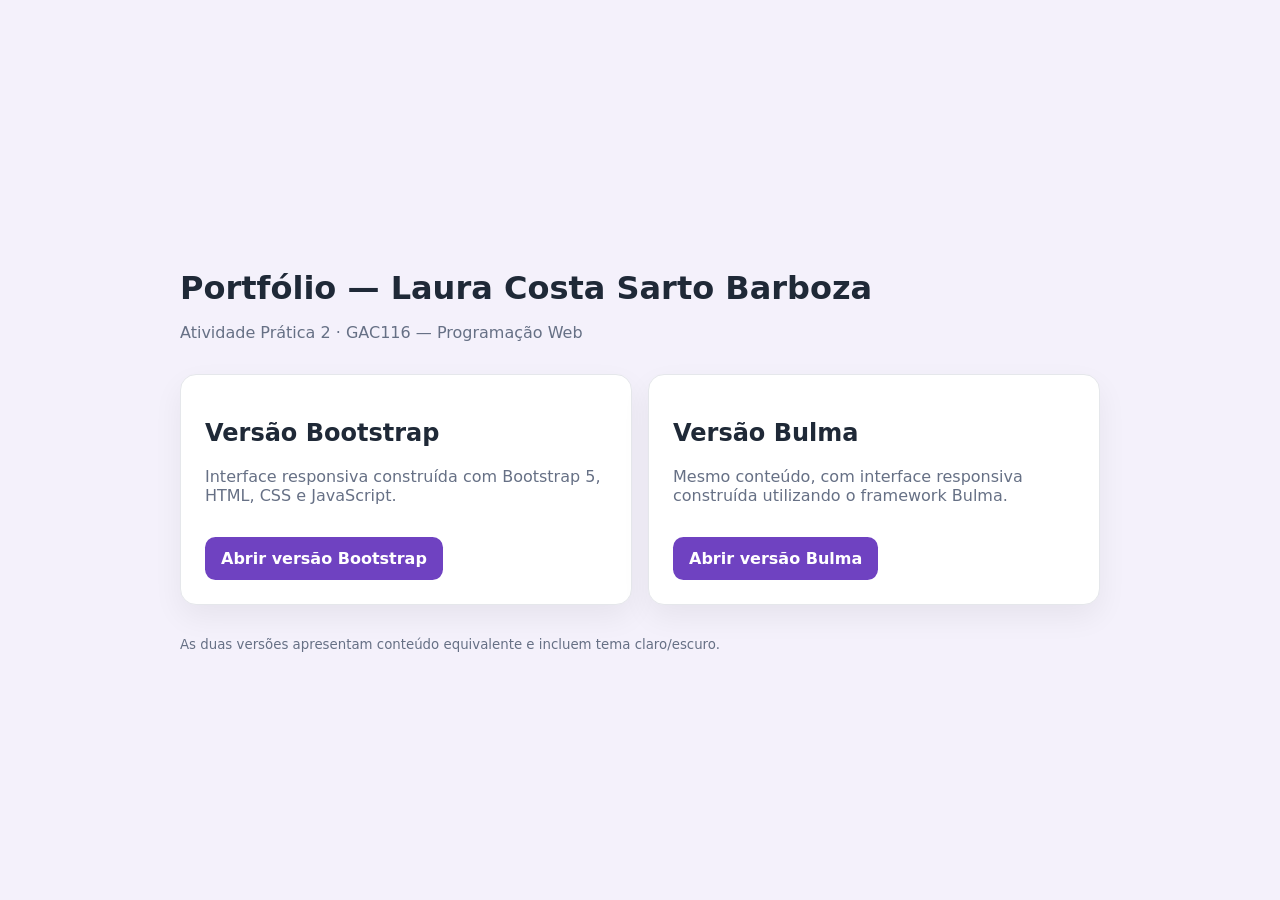
<file: index.html>
<!doctype html>
<html lang="pt-BR">
<head>
  <meta charset="utf-8">
  <meta name="viewport" content="width=device-width, initial-scale=1">
  <title>Página Pessoal | Laura Costa Sarto Barboza</title>
  <style>
    :root { color-scheme: light dark; font-family: system-ui, -apple-system, BlinkMacSystemFont, "Segoe UI", sans-serif; }
    body { margin: 0; min-height: 100vh; display: grid; place-items: center; background: #f4f1fb; color: #1f2937; }
    main { width: min(920px, calc(100% - 2rem)); }
    h1 { margin-bottom: .5rem; }
    p { color: #667085; }
    .grid { display: grid; grid-template-columns: repeat(auto-fit, minmax(260px, 1fr)); gap: 1rem; margin-top: 2rem; }
    .card { background: white; padding: 1.5rem; border-radius: 1rem; border: 1px solid #e5e7eb; box-shadow: 0 12px 30px rgba(0,0,0,.06); }
    a { display: inline-block; margin-top: 1rem; background: #6f42c1; color: white; text-decoration: none; padding: .75rem 1rem; border-radius: .65rem; font-weight: 700; }
    small { display: block; margin-top: 2rem; color: #667085; }
    @media (prefers-color-scheme: dark) {
      body { background: #111827; color: #f3f4f6; }
      p, small { color: #b6c0cf; }
      .card { background: #1f2937; border-color: #374151; }
    }
  </style>
</head>
<body>
  <main>
    <h1>Portfólio — Laura Costa Sarto Barboza</h1>
    <p>Atividade Prática 2 · GAC116 — Programação Web</p>

    <div class="grid">
      <section class="card">
        <h2>Versão Bootstrap</h2>
        <p>Interface responsiva construída com Bootstrap 5, HTML, CSS e JavaScript.</p>
        <a href="bootstrap/index.html">Abrir versão Bootstrap</a>
      </section>

      <section class="card">
        <h2>Versão Bulma</h2>
        <p>Mesmo conteúdo, com interface responsiva construída utilizando o framework Bulma.</p>
        <a href="bulma/index.html">Abrir versão Bulma</a>
      </section>
    </div>

    <small>As duas versões apresentam conteúdo equivalente e incluem tema claro/escuro.</small>
  </main>
</body>
</html>
</file>
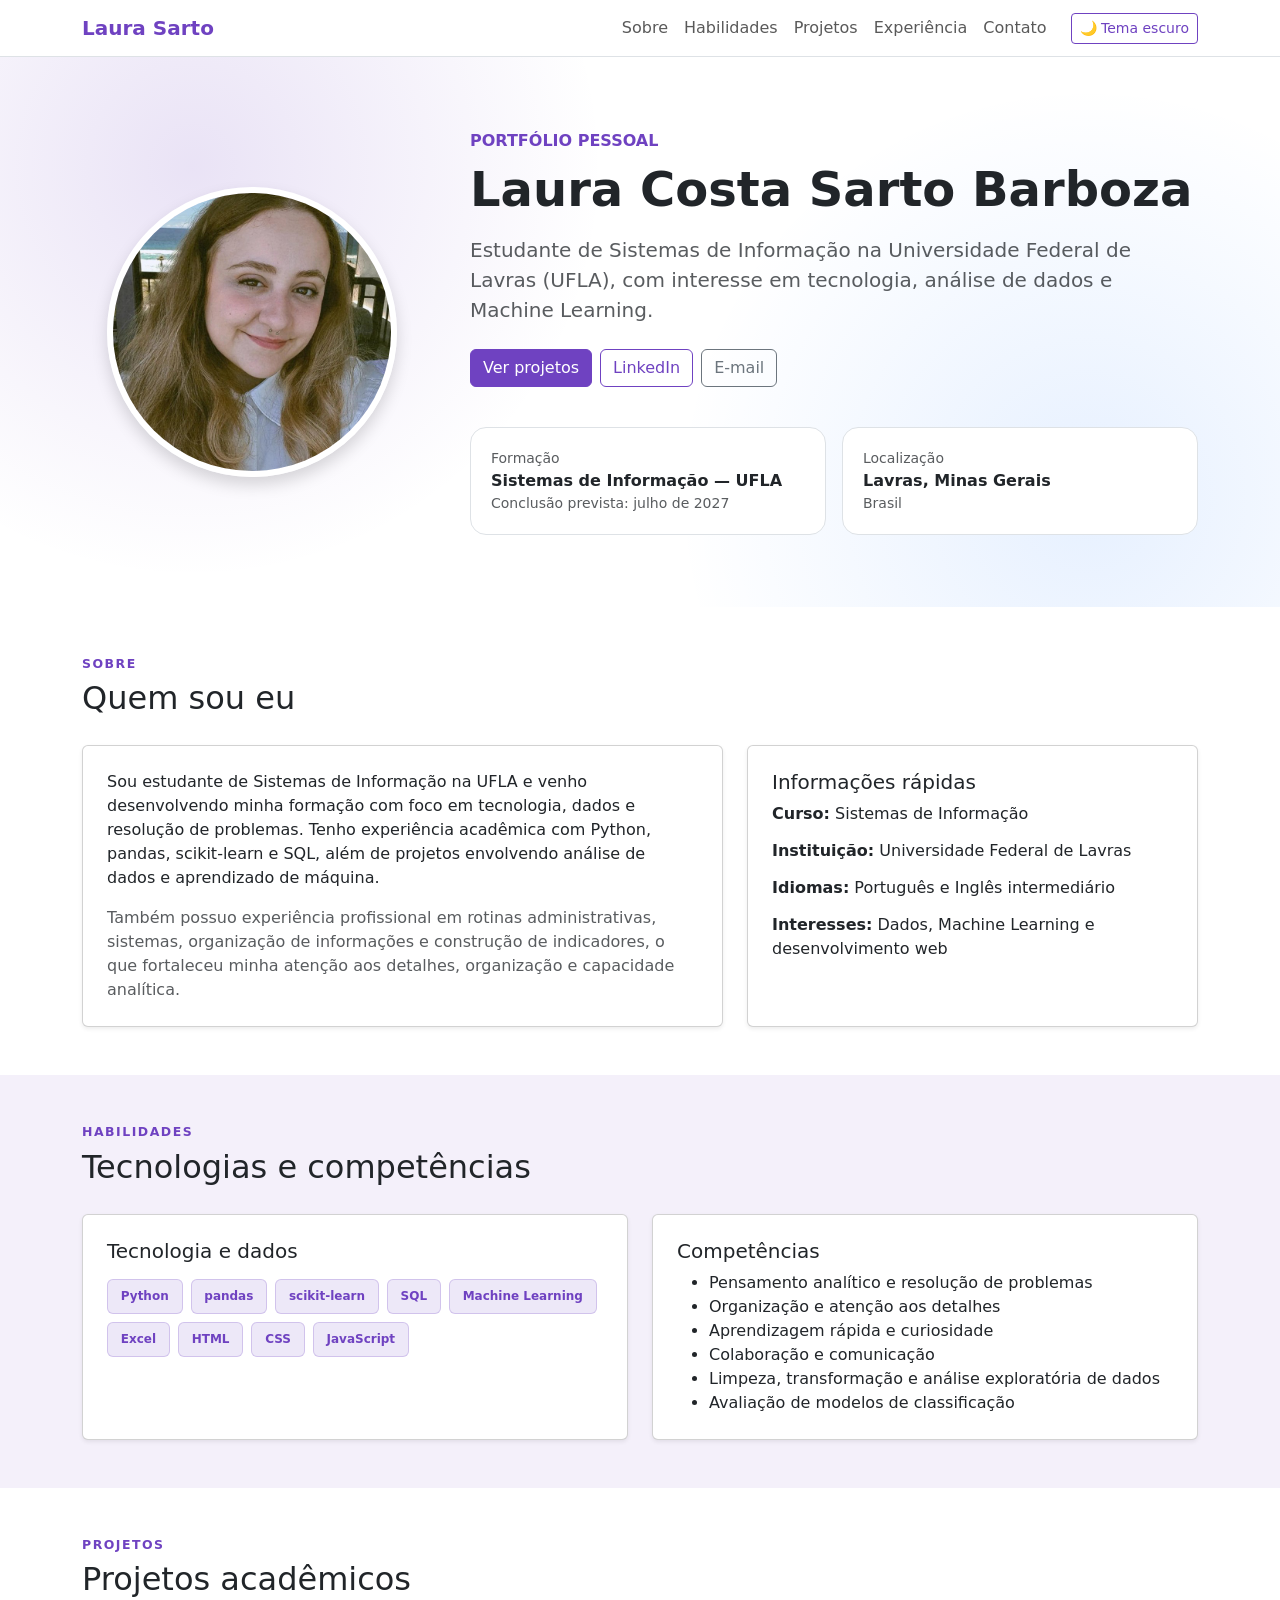
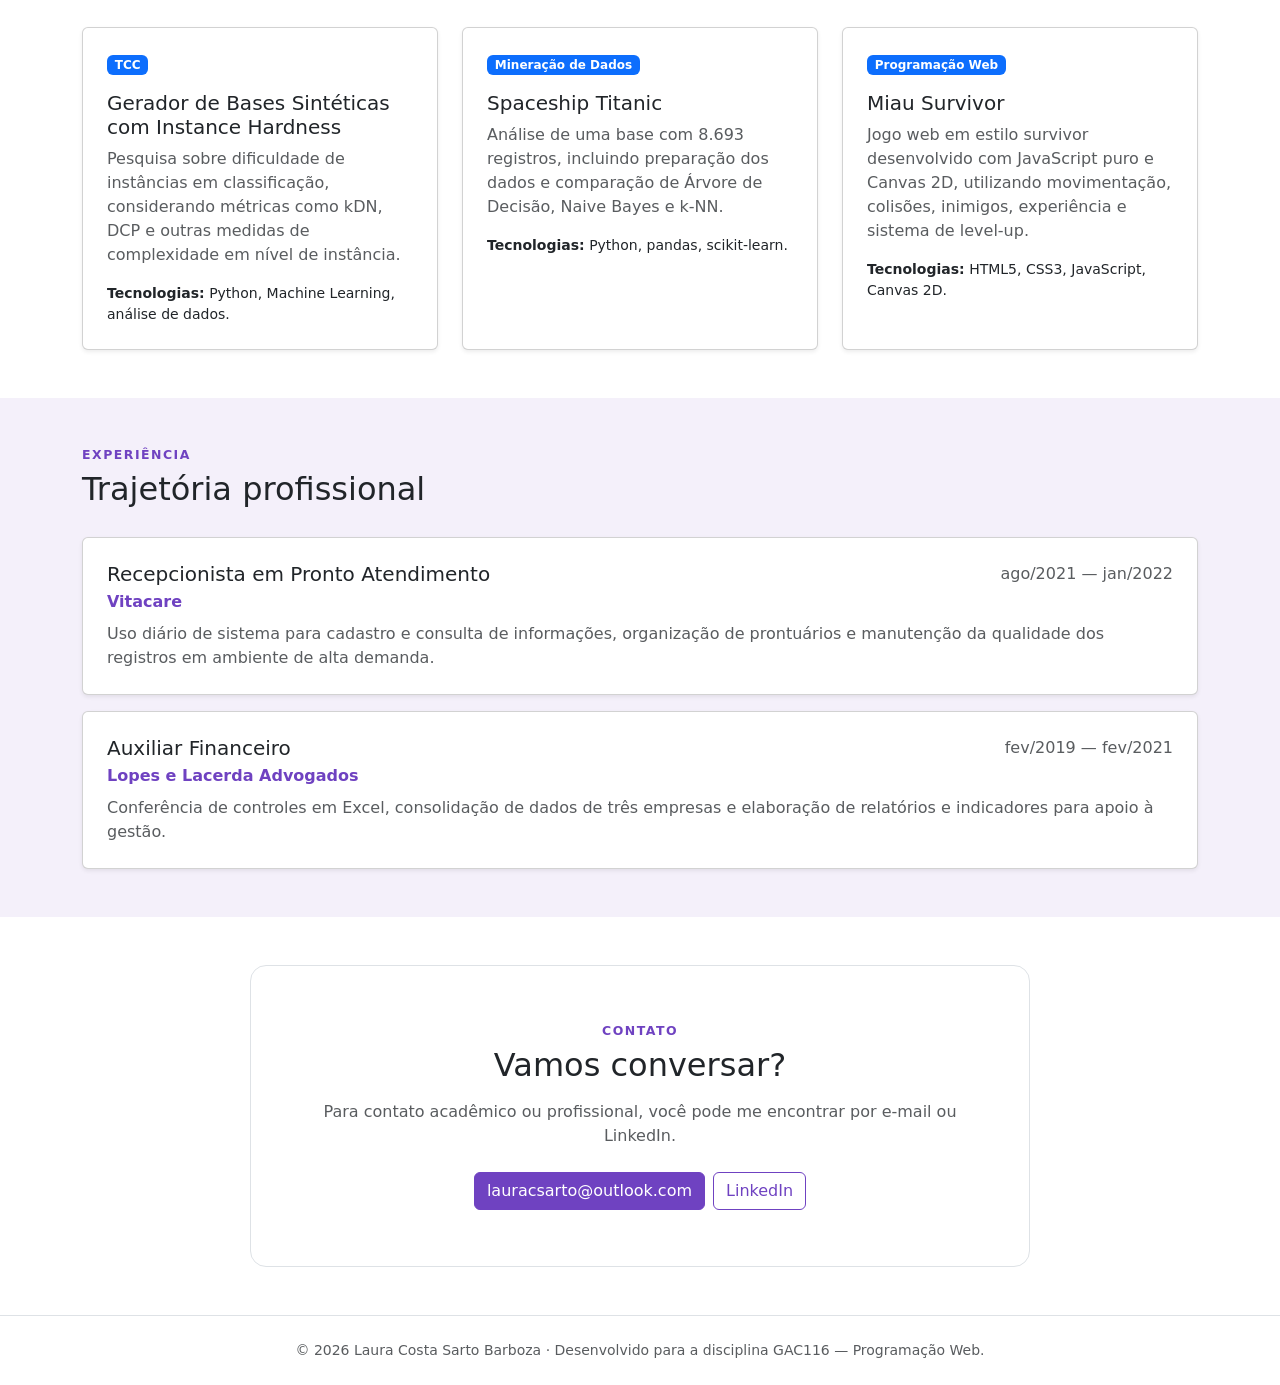
<file: bootstrap/index.html>
<!doctype html>
<html lang="pt-BR" data-bs-theme="light">
<head>
  <meta charset="utf-8">
  <meta name="viewport" content="width=device-width, initial-scale=1">
  <meta name="description" content="Portfólio acadêmico de Laura Costa Sarto Barboza, estudante de Sistemas de Informação na UFLA.">
  <title>Laura Costa Sarto Barboza | Portfólio</title>

  <link href="https://cdn.jsdelivr.net/npm/bootstrap@5.3.3/dist/css/bootstrap.min.css" rel="stylesheet">
  <link rel="stylesheet" href="assets/css/styles.css">
</head>
<body>
  <nav class="navbar navbar-expand-lg bg-body border-bottom sticky-top">
    <div class="container">
      <a class="navbar-brand fw-bold" href="#inicio">Laura Sarto</a>

      <button class="navbar-toggler" type="button" data-bs-toggle="collapse" data-bs-target="#menu"
              aria-controls="menu" aria-expanded="false" aria-label="Abrir menu">
        <span class="navbar-toggler-icon"></span>
      </button>

      <div class="collapse navbar-collapse" id="menu">
        <ul class="navbar-nav ms-auto me-lg-3">
          <li class="nav-item"><a class="nav-link" href="#sobre">Sobre</a></li>
          <li class="nav-item"><a class="nav-link" href="#habilidades">Habilidades</a></li>
          <li class="nav-item"><a class="nav-link" href="#projetos">Projetos</a></li>
          <li class="nav-item"><a class="nav-link" href="#experiencia">Experiência</a></li>
          <li class="nav-item"><a class="nav-link" href="#contato">Contato</a></li>
        </ul>
        <button id="themeToggle" class="btn btn-outline-primary btn-sm" type="button" aria-label="Alternar tema">
          🌙 Tema escuro
        </button>
      </div>
    </div>
  </nav>

  <header id="inicio" class="hero py-5">
    <div class="container py-lg-4">
      <div class="row align-items-center g-5">
        <div class="col-12 col-lg-4 text-center">
          <img src="assets/img/perfil.jpg" class="profile-image shadow" alt="Foto de Laura Costa Sarto Barboza">
        </div>

        <div class="col-12 col-lg-8">
          <p class="text-primary fw-semibold mb-2">PORTFÓLIO PESSOAL</p>
          <h1 class="display-5 fw-bold mb-3">Laura Costa Sarto Barboza</h1>
          <p class="lead text-body-secondary">
            Estudante de Sistemas de Informação na Universidade Federal de Lavras (UFLA),
            com interesse em tecnologia, análise de dados e Machine Learning.
          </p>

          <div class="d-flex flex-wrap gap-2 mt-4">
            <a class="btn btn-primary" href="#projetos">Ver projetos</a>
            <a class="btn btn-outline-primary" href="https://www.linkedin.com/in/laura-sarto-9609632b3/"
               target="_blank" rel="noreferrer">LinkedIn</a>
            <a class="btn btn-outline-secondary" href="mailto:lauracsarto@outlook.com">E-mail</a>
          </div>

          <div class="row g-3 mt-4">
            <div class="col-12 col-md-6">
              <div class="quick-card h-100">
                <span class="small text-body-secondary d-block">Formação</span>
                <strong>Sistemas de Informação — UFLA</strong>
                <div class="small text-body-secondary">Conclusão prevista: julho de 2027</div>
              </div>
            </div>
            <div class="col-12 col-md-6">
              <div class="quick-card h-100">
                <span class="small text-body-secondary d-block">Localização</span>
                <strong>Lavras, Minas Gerais</strong>
                <div class="small text-body-secondary">Brasil</div>
              </div>
            </div>
          </div>
        </div>
      </div>
    </div>
  </header>

  <main>
    <section id="sobre" class="py-5">
      <div class="container">
        <div class="section-heading">
          <p class="eyebrow">SOBRE</p>
          <h2>Quem sou eu</h2>
        </div>

        <div class="row g-4">
          <div class="col-12 col-lg-7">
            <div class="card shadow-sm h-100">
              <div class="card-body p-4">
                <p>
                  Sou estudante de Sistemas de Informação na UFLA e venho desenvolvendo minha formação
                  com foco em tecnologia, dados e resolução de problemas. Tenho experiência acadêmica
                  com Python, pandas, scikit-learn e SQL, além de projetos envolvendo análise de dados
                  e aprendizado de máquina.
                </p>
                <p class="mb-0 text-body-secondary">
                  Também possuo experiência profissional em rotinas administrativas, sistemas,
                  organização de informações e construção de indicadores, o que fortaleceu minha
                  atenção aos detalhes, organização e capacidade analítica.
                </p>
              </div>
            </div>
          </div>

          <div class="col-12 col-lg-5">
            <div class="card shadow-sm h-100">
              <div class="card-body p-4">
                <h3 class="h5">Informações rápidas</h3>
                <ul class="list-unstyled mb-0 info-list">
                  <li><strong>Curso:</strong> Sistemas de Informação</li>
                  <li><strong>Instituição:</strong> Universidade Federal de Lavras</li>
                  <li><strong>Idiomas:</strong> Português e Inglês intermediário</li>
                  <li><strong>Interesses:</strong> Dados, Machine Learning e desenvolvimento web</li>
                </ul>
              </div>
            </div>
          </div>
        </div>
      </div>
    </section>

    <section id="habilidades" class="py-5 section-soft">
      <div class="container">
        <div class="section-heading">
          <p class="eyebrow">HABILIDADES</p>
          <h2>Tecnologias e competências</h2>
        </div>

        <div class="row g-4">
          <div class="col-12 col-md-6">
            <div class="card shadow-sm h-100">
              <div class="card-body p-4">
                <h3 class="h5">Tecnologia e dados</h3>
                <div class="d-flex flex-wrap gap-2 mt-3">
                  <span class="badge skill-badge">Python</span>
                  <span class="badge skill-badge">pandas</span>
                  <span class="badge skill-badge">scikit-learn</span>
                  <span class="badge skill-badge">SQL</span>
                  <span class="badge skill-badge">Machine Learning</span>
                  <span class="badge skill-badge">Excel</span>
                  <span class="badge skill-badge">HTML</span>
                  <span class="badge skill-badge">CSS</span>
                  <span class="badge skill-badge">JavaScript</span>
                </div>
              </div>
            </div>
          </div>

          <div class="col-12 col-md-6">
            <div class="card shadow-sm h-100">
              <div class="card-body p-4">
                <h3 class="h5">Competências</h3>
                <ul class="mb-0">
                  <li>Pensamento analítico e resolução de problemas</li>
                  <li>Organização e atenção aos detalhes</li>
                  <li>Aprendizagem rápida e curiosidade</li>
                  <li>Colaboração e comunicação</li>
                  <li>Limpeza, transformação e análise exploratória de dados</li>
                  <li>Avaliação de modelos de classificação</li>
                </ul>
              </div>
            </div>
          </div>
        </div>
      </div>
    </section>

    <section id="projetos" class="py-5">
      <div class="container">
        <div class="section-heading">
          <p class="eyebrow">PROJETOS</p>
          <h2>Projetos acadêmicos</h2>
        </div>

        <div class="row g-4">
          <div class="col-12 col-lg-4">
            <article class="card project-card shadow-sm h-100">
              <div class="card-body p-4">
                <span class="badge text-bg-primary mb-3">TCC</span>
                <h3 class="h5">Gerador de Bases Sintéticas com Instance Hardness</h3>
                <p class="text-body-secondary">
                  Pesquisa sobre dificuldade de instâncias em classificação, considerando métricas
                  como kDN, DCP e outras medidas de complexidade em nível de instância.
                </p>
                <p class="small mb-0"><strong>Tecnologias:</strong> Python, Machine Learning, análise de dados.</p>
              </div>
            </article>
          </div>

          <div class="col-12 col-lg-4">
            <article class="card project-card shadow-sm h-100">
              <div class="card-body p-4">
                <span class="badge text-bg-primary mb-3">Mineração de Dados</span>
                <h3 class="h5">Spaceship Titanic</h3>
                <p class="text-body-secondary">
                  Análise de uma base com 8.693 registros, incluindo preparação dos dados e comparação
                  de Árvore de Decisão, Naive Bayes e k-NN.
                </p>
                <p class="small mb-0"><strong>Tecnologias:</strong> Python, pandas, scikit-learn.</p>
              </div>
            </article>
          </div>

          <div class="col-12 col-lg-4">
            <article class="card project-card shadow-sm h-100">
              <div class="card-body p-4">
                <span class="badge text-bg-primary mb-3">Programação Web</span>
                <h3 class="h5">Miau Survivor</h3>
                <p class="text-body-secondary">
                  Jogo web em estilo survivor desenvolvido com JavaScript puro e Canvas 2D,
                  utilizando movimentação, colisões, inimigos, experiência e sistema de level-up.
                </p>
                <p class="small mb-0"><strong>Tecnologias:</strong> HTML5, CSS3, JavaScript, Canvas 2D.</p>
              </div>
            </article>
          </div>
        </div>
      </div>
    </section>

    <section id="experiencia" class="py-5 section-soft">
      <div class="container">
        <div class="section-heading">
          <p class="eyebrow">EXPERIÊNCIA</p>
          <h2>Trajetória profissional</h2>
        </div>

        <div class="timeline">
          <div class="timeline-item">
            <div class="card shadow-sm">
              <div class="card-body p-4">
                <div class="d-flex flex-column flex-md-row justify-content-between gap-2">
                  <div>
                    <h3 class="h5 mb-1">Recepcionista em Pronto Atendimento</h3>
                    <p class="text-primary fw-semibold mb-2">Vitacare</p>
                  </div>
                  <span class="text-body-secondary">ago/2021 — jan/2022</span>
                </div>
                <p class="mb-0 text-body-secondary">
                  Uso diário de sistema para cadastro e consulta de informações, organização de
                  prontuários e manutenção da qualidade dos registros em ambiente de alta demanda.
                </p>
              </div>
            </div>
          </div>

          <div class="timeline-item">
            <div class="card shadow-sm">
              <div class="card-body p-4">
                <div class="d-flex flex-column flex-md-row justify-content-between gap-2">
                  <div>
                    <h3 class="h5 mb-1">Auxiliar Financeiro</h3>
                    <p class="text-primary fw-semibold mb-2">Lopes e Lacerda Advogados</p>
                  </div>
                  <span class="text-body-secondary">fev/2019 — fev/2021</span>
                </div>
                <p class="mb-0 text-body-secondary">
                  Conferência de controles em Excel, consolidação de dados de três empresas e
                  elaboração de relatórios e indicadores para apoio à gestão.
                </p>
              </div>
            </div>
          </div>
        </div>
      </div>
    </section>

    <section id="contato" class="py-5">
      <div class="container">
        <div class="contact-box text-center">
          <p class="eyebrow">CONTATO</p>
          <h2 class="mb-3">Vamos conversar?</h2>
          <p class="text-body-secondary mb-4">
            Para contato acadêmico ou profissional, você pode me encontrar por e-mail ou LinkedIn.
          </p>
          <div class="d-flex flex-wrap justify-content-center gap-2">
            <a class="btn btn-primary" href="mailto:lauracsarto@outlook.com">lauracsarto@outlook.com</a>
            <a class="btn btn-outline-primary" href="https://www.linkedin.com/in/laura-sarto-9609632b3/"
               target="_blank" rel="noreferrer">LinkedIn</a>
          </div>
        </div>
      </div>
    </section>
  </main>

  <footer class="border-top py-4">
    <div class="container text-center text-body-secondary small">
      © 2026 Laura Costa Sarto Barboza · Desenvolvido para a disciplina GAC116 — Programação Web.
    </div>
  </footer>

  <script src="https://cdn.jsdelivr.net/npm/bootstrap@5.3.3/dist/js/bootstrap.bundle.min.js"></script>
  <script src="assets/js/script.js"></script>
</body>
</html>
</file>
<file: bootstrap/assets/css/styles.css>
:root {
  --laura-primary: #6f42c1;
  --laura-soft: rgba(111, 66, 193, 0.08);
}

html {
  scroll-behavior: smooth;
  scroll-padding-top: 80px;
}

body {
  min-height: 100vh;
}

.navbar-brand,
.text-primary,
.eyebrow {
  color: var(--laura-primary) !important;
}

.btn-primary {
  --bs-btn-bg: var(--laura-primary);
  --bs-btn-border-color: var(--laura-primary);
  --bs-btn-hover-bg: #5f37a8;
  --bs-btn-hover-border-color: #5f37a8;
}

.btn-outline-primary {
  --bs-btn-color: var(--laura-primary);
  --bs-btn-border-color: var(--laura-primary);
  --bs-btn-hover-bg: var(--laura-primary);
  --bs-btn-hover-border-color: var(--laura-primary);
}

.hero {
  background:
    radial-gradient(circle at 15% 20%, rgba(111, 66, 193, 0.15), transparent 35%),
    radial-gradient(circle at 85% 80%, rgba(13, 110, 253, 0.10), transparent 35%);
}

.profile-image {
  width: min(290px, 76vw);
  aspect-ratio: 1;
  object-fit: cover;
  border-radius: 50%;
  border: 6px solid var(--bs-body-bg);
}

.quick-card,
.contact-box {
  border: 1px solid var(--bs-border-color);
  border-radius: 1rem;
  padding: 1.25rem;
  background: var(--bs-body-bg);
}

.section-heading {
  margin-bottom: 1.75rem;
}

.section-heading h2 {
  font-size: clamp(1.6rem, 3vw, 2rem);
  margin-bottom: 0;
}

.eyebrow {
  font-size: .78rem;
  font-weight: 800;
  letter-spacing: .12em;
  margin-bottom: .35rem;
}

.section-soft {
  background: var(--laura-soft);
}

.skill-badge {
  background: rgba(111, 66, 193, .12);
  color: var(--laura-primary);
  border: 1px solid rgba(111, 66, 193, .22);
  font-weight: 600;
  padding: .65rem .8rem;
}

.project-card {
  transition: transform .2s ease, box-shadow .2s ease;
}

.project-card:hover {
  transform: translateY(-4px);
}

.info-list li + li {
  margin-top: .8rem;
}

.timeline {
  display: grid;
  gap: 1rem;
}

.contact-box {
  max-width: 780px;
  margin-inline: auto;
  padding: clamp(2rem, 5vw, 3.5rem);
}

[data-bs-theme="dark"] {
  --laura-soft: rgba(139, 92, 246, 0.10);
}

[data-bs-theme="dark"] .skill-badge {
  background: rgba(167, 139, 250, .15);
  color: #c4b5fd;
  border-color: rgba(196, 181, 253, .25);
}

@media (max-width: 991.98px) {
  .navbar-collapse {
    padding-block: 1rem;
  }
}
</file>
